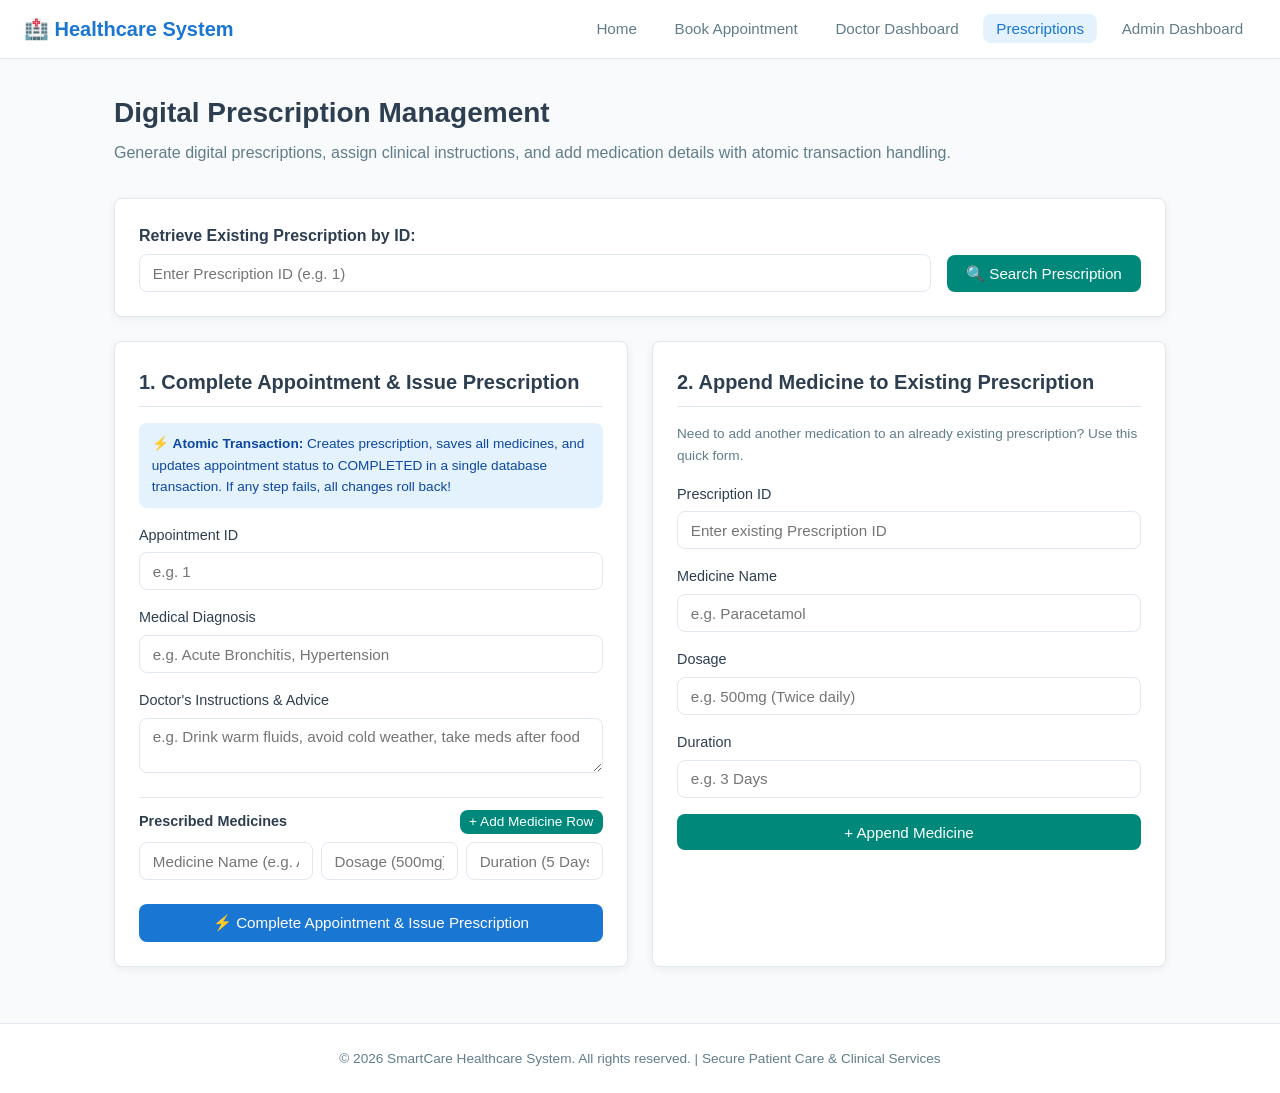
<file: target/classes/static/prescriptions.html>
<!DOCTYPE html>
<html lang="en">

<head>
    <meta charset="UTF-8">
    <meta name="viewport" content="width=device-width, initial-scale=1.0">
    <title>Digital Prescriptions - Healthcare System</title>
    <link rel="stylesheet" href="css/style.css">
</head>

<body>

    <!-- Navigation Bar -->
    <nav class="navbar">
        <a href="index.html" class="nav-brand">🏥 Healthcare System</a>
        <ul class="nav-links">
            <li><a href="index.html">Home</a></li>
            <li><a href="patient-booking.html">Book Appointment</a></li>
            <li><a href="doctor-dashboard.html">Doctor Dashboard</a></li>
            <li><a href="prescriptions.html" class="active">Prescriptions</a></li>
            <li><a href="admin-dashboard.html">Admin Dashboard</a></li>
        </ul>
    </nav>

    <div class="container">
        <div class="page-header">
            <h1>Digital Prescription Management</h1>
            <p>Generate digital prescriptions, assign clinical instructions, and add medication details with atomic
                transaction handling.</p>
        </div>

        <div id="rxAlert" class="alert"></div>

        <!-- Quick Search by Prescription ID -->
        <div class="card" style="display: flex; gap: 1rem; align-items: flex-end; flex-wrap: wrap;">
            <div style="flex: 1; min-width: 200px;">
                <label for="searchRxId" style="font-weight: 600; display: block; margin-bottom: 0.35rem;">Retrieve
                    Existing Prescription by ID:</label>
                <input type="number" id="searchRxId" class="form-control" placeholder="Enter Prescription ID (e.g. 1)">
            </div>
            <button id="searchRxBtn" class="btn btn-secondary">🔍 Search Prescription</button>
        </div>

        <div class="grid-2">

            <!-- Complete Appointment & Issue Prescription Form (Transactional) -->
            <div class="card">
                <h2>1. Complete Appointment &amp; Issue Prescription</h2>
                <div
                    style="background: var(--primary-light); padding: 0.6rem 0.8rem; border-radius: var(--radius); font-size: 0.85rem; color: var(--primary-dark); margin-bottom: 1rem;">
                    ⚡ <strong>Atomic Transaction:</strong> Creates prescription, saves all medicines, and updates
                    appointment status to <code>COMPLETED</code> in a single database transaction. If any step fails,
                    all changes roll back!
                </div>

                <form id="completeAptForm">
                    <div class="form-group">
                        <label for="appointmentId">Appointment ID</label>
                        <input type="number" id="appointmentId" class="form-control" placeholder="e.g. 1" required>
                    </div>

                    <div class="form-group">
                        <label for="diagnosis">Medical Diagnosis</label>
                        <input type="text" id="diagnosis" class="form-control"
                            placeholder="e.g. Acute Bronchitis, Hypertension" required>
                    </div>

                    <div class="form-group">
                        <label for="instructions">Doctor's Instructions &amp; Advice</label>
                        <textarea id="instructions" class="form-control" rows="2"
                            placeholder="e.g. Drink warm fluids, avoid cold weather, take meds after food"
                            required></textarea>
                    </div>

                    <!-- Medicines list inside form -->
                    <div style="border-top: 1px solid var(--border-color); padding-top: 0.75rem; margin-top: 0.75rem;">
                        <div
                            style="display: flex; justify-content: space-between; align-items: center; margin-bottom: 0.5rem;">
                            <label style="font-weight: 600; font-size: 0.9rem;">Prescribed Medicines</label>
                            <button type="button" id="addMedRowBtn" class="btn btn-secondary btn-sm">+ Add Medicine
                                Row</button>
                        </div>
                        <div id="medicinesContainer">
                            <!-- Default Row -->
                            <div class="med-row"
                                style="display: flex; gap: 0.5rem; margin-bottom: 0.5rem; align-items: center;">
                                <input type="text" class="form-control med-name"
                                    placeholder="Medicine Name (e.g. Amoxicillin)" required style="flex: 2;">
                                <input type="text" class="form-control med-dosage" placeholder="Dosage (500mg)" required
                                    style="flex: 1.5;">
                                <input type="text" class="form-control med-duration" placeholder="Duration (5 Days)"
                                    required style="flex: 1.5;">
                            </div>
                        </div>
                    </div>

                    <button type="submit" class="btn btn-primary" style="width: 100%; margin-top: 1rem;">
                        ⚡ Complete Appointment &amp; Issue Prescription
                    </button>
                </form>
            </div>

            <!-- Append Extra Medicine Form -->
            <div class="card">
                <h2>2. Append Medicine to Existing Prescription</h2>
                <p style="font-size: 0.85rem; color: var(--text-muted); margin-bottom: 1rem;">
                    Need to add another medication to an already existing prescription? Use this quick form.
                </p>
                <form id="addMedicineForm">
                    <div class="form-group">
                        <label for="targetRxId">Prescription ID</label>
                        <input type="number" id="targetRxId" class="form-control"
                            placeholder="Enter existing Prescription ID" required>
                    </div>

                    <div class="form-group">
                        <label for="extraMedName">Medicine Name</label>
                        <input type="text" id="extraMedName" class="form-control" placeholder="e.g. Paracetamol"
                            required>
                    </div>

                    <div class="form-group">
                        <label for="extraDosage">Dosage</label>
                        <input type="text" id="extraDosage" class="form-control" placeholder="e.g. 500mg (Twice daily)"
                            required>
                    </div>

                    <div class="form-group">
                        <label for="extraDuration">Duration</label>
                        <input type="text" id="extraDuration" class="form-control" placeholder="e.g. 3 Days" required>
                    </div>

                    <button type="submit" class="btn btn-secondary" style="width: 100%;">+ Append Medicine</button>
                </form>
            </div>

        </div>

        <!-- Prescription Details Display Card -->
        <div id="rxResultCard" class="card" style="display: none;">
            <div
                style="display: flex; justify-content: space-between; align-items: center; border-bottom: 2px solid var(--border-color); padding-bottom: 0.5rem; margin-bottom: 1rem;">
                <h2 style="border: none; margin: 0; color: var(--primary);">📋 Prescription Record #<span
                        id="displayRxId"></span></h2>
                <button class="btn btn-sm btn-secondary" onclick="window.print()">🖨️ Print / Save PDF</button>
            </div>

            <div class="grid-2" style="margin-bottom: 1.5rem;">
                <div>
                    <p style="color: var(--text-muted); font-size: 0.85rem; text-transform: uppercase;">Appointment ID
                    </p>
                    <p style="font-size: 1.1rem; font-weight: 600;">#<span id="displayAptId"></span> <span
                            class="badge badge-completed">COMPLETED</span></p>
                </div>
                <div>
                    <p style="color: var(--text-muted); font-size: 0.85rem; text-transform: uppercase;">Diagnosis</p>
                    <p id="displayDiagnosis" style="font-size: 1.1rem; font-weight: 600; color: var(--text-main);"></p>
                </div>
            </div>

            <div style="margin-bottom: 1.5rem;">
                <p style="color: var(--text-muted); font-size: 0.85rem; text-transform: uppercase;">Clinical
                    Instructions</p>
                <div id="displayInstructions"
                    style="background: var(--bg-main); padding: 0.8rem; border-radius: var(--radius); border-left: 4px solid var(--primary); margin-top: 0.3rem;">
                </div>
            </div>

            <h3 style="margin-top: 1.5rem;">Prescribed Medications</h3>
            <div class="table-responsive">
                <table>
                    <thead>
                        <tr>
                            <th>#</th>
                            <th>Medicine Name</th>
                            <th>Dosage</th>
                            <th>Duration</th>
                        </tr>
                    </thead>
                    <tbody id="displayMedicinesBody">
                        <tr>
                            <td colspan="4" style="text-align: center; color: var(--text-muted);">No medications added
                                yet.</td>
                        </tr>
                    </tbody>
                </table>
            </div>
        </div>

    </div>

    <footer>
        © 2026 SmartCare Healthcare System. All rights reserved. | Secure Patient Care & Clinical Services
    </footer>

    <script src="js/app.js"></script>
    <script>
        // Check if appointmentId parameter was passed from doctor dashboard
        const urlParams = new URLSearchParams(window.location.search);
        const passedAptId = urlParams.get('appointmentId');
        if (passedAptId) {
            document.getElementById('appointmentId').value = passedAptId;
        }

        // Add dynamic medicine row
        document.getElementById('addMedRowBtn').addEventListener('click', () => {
            const container = document.getElementById('medicinesContainer');
            const row = document.createElement('div');
            row.className = 'med-row';
            row.style.cssText = 'display: flex; gap: 0.5rem; margin-bottom: 0.5rem; align-items: center;';
            row.innerHTML = `
                <input type="text" class="form-control med-name" placeholder="Medicine Name" required style="flex: 2;">
                <input type="text" class="form-control med-dosage" placeholder="Dosage" required style="flex: 1.5;">
                <input type="text" class="form-control med-duration" placeholder="Duration" required style="flex: 1.5;">
                <button type="button" class="btn btn-danger btn-sm" onclick="this.parentElement.remove()" style="padding: 0.4rem 0.6rem;">✕</button>
            `;
            container.appendChild(row);
        });

        // Submit Atomic Transaction (Complete Appointment & Issue Prescription)
        document.getElementById('completeAptForm').addEventListener('submit', async (e) => {
            e.preventDefault();
            hideAlert('rxAlert');

            const aptId = document.getElementById('appointmentId').value;
            const diagnosis = document.getElementById('diagnosis').value;
            const instructions = document.getElementById('instructions').value;

            // Collect medicines
            const rows = document.querySelectorAll('#medicinesContainer .med-row');
            const medicines = [];
            rows.forEach(r => {
                const name = r.querySelector('.med-name').value.trim();
                const dosage = r.querySelector('.med-dosage').value.trim();
                const duration = r.querySelector('.med-duration').value.trim();
                if (name) {
                    medicines.push({ medicineName: name, dosage: dosage, duration: duration });
                }
            });

            const payload = {
                appointmentId: parseInt(aptId),
                diagnosis: diagnosis,
                instructions: instructions,
                medicines: medicines
            };

            try {
                const savedRx = await apiRequest('/api/prescriptions/complete', {
                    method: 'POST',
                    body: JSON.stringify(payload)
                });

                showAlert('rxAlert', `Success! Appointment #${aptId} marked as COMPLETED and Prescription #${savedRx.id} issued atomically.`, 'success');
                document.getElementById('targetRxId').value = savedRx.id;
                fetchAndDisplayPrescription(savedRx.id);
            } catch (err) {
                showAlert('rxAlert', 'Transaction Failed & Rolled Back: ' + err.message, 'danger');
            }
        });

        // Append Extra Medicine
        document.getElementById('addMedicineForm').addEventListener('submit', async (e) => {
            e.preventDefault();
            hideAlert('rxAlert');

            const rxId = document.getElementById('targetRxId').value;
            const medName = document.getElementById('extraMedName').value;
            const dosage = document.getElementById('extraDosage').value;
            const duration = document.getElementById('extraDuration').value;

            const payload = {
                medicineName: medName,
                dosage: dosage,
                duration: duration
            };

            try {
                await apiRequest(`/api/prescriptions/${rxId}/medicines`, {
                    method: 'POST',
                    body: JSON.stringify(payload)
                });

                showAlert('rxAlert', `Medicine "${medName}" appended to Prescription #${rxId}!`, 'success');
                document.getElementById('extraMedName').value = '';
                document.getElementById('extraDosage').value = '';
                document.getElementById('extraDuration').value = '';

                fetchAndDisplayPrescription(rxId);
            } catch (err) {
                showAlert('rxAlert', 'Failed to append medicine: ' + err.message, 'danger');
            }
        });

        // Search Prescription by ID
        document.getElementById('searchRxBtn').addEventListener('click', () => {
            const rxId = document.getElementById('searchRxId').value;
            if (!rxId) {
                showAlert('rxAlert', 'Please enter a Prescription ID to search.', 'danger');
                return;
            }
            fetchAndDisplayPrescription(rxId);
        });

        // Fetch & Render Prescription Card
        async function fetchAndDisplayPrescription(id) {
            hideAlert('rxAlert');
            const resultCard = document.getElementById('rxResultCard');
            const medsBody = document.getElementById('displayMedicinesBody');

            try {
                const rx = await apiRequest(`/api/prescriptions/${id}`);

                resultCard.style.display = 'block';
                document.getElementById('displayRxId').textContent = rx.id;
                document.getElementById('displayAptId').textContent = rx.appointment ? rx.appointment.id : 'N/A';
                document.getElementById('displayDiagnosis').textContent = rx.diagnosis;
                document.getElementById('displayInstructions').textContent = rx.instructions;
                document.getElementById('targetRxId').value = rx.id;

                // Render medicines
                medsBody.innerHTML = '';
                if (rx.medicines && rx.medicines.length > 0) {
                    rx.medicines.forEach((med, index) => {
                        const tr = document.createElement('tr');
                        tr.innerHTML = `
                            <td>${index + 1}</td>
                            <td><strong>${med.medicineName}</strong></td>
                            <td>${med.dosage}</td>
                            <td>${med.duration}</td>
                        `;
                        medsBody.appendChild(tr);
                    });
                } else {
                    medsBody.innerHTML = '<tr><td colspan="4" style="text-align: center; color: var(--text-muted);">No medications added to this prescription yet.</td></tr>';
                }

                resultCard.scrollIntoView({ behavior: 'smooth' });
            } catch (err) {
                resultCard.style.display = 'none';
                showAlert('rxAlert', `Prescription #${id} not found or could not be loaded: ${err.message}`, 'danger');
            }
        }
    </script>
</body>

</html>
</file>
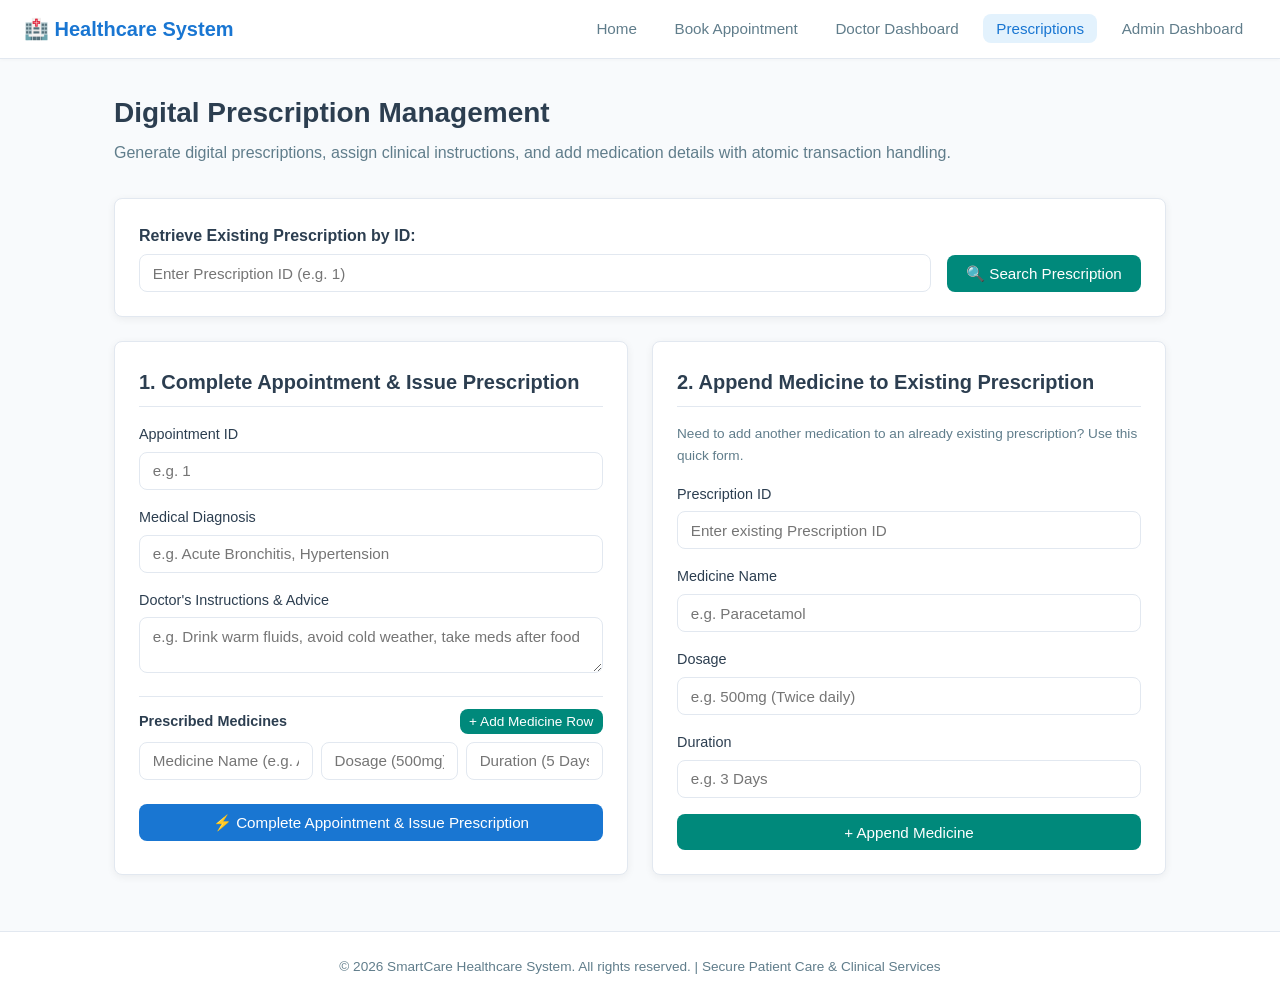
<file: src/main/resources/static/prescriptions.html>
<!DOCTYPE html>
<html lang="en">

<head>
    <meta charset="UTF-8">
    <meta name="viewport" content="width=device-width, initial-scale=1.0">
    <title>Digital Prescriptions - Healthcare System</title>
    <link rel="stylesheet" href="css/style.css">
</head>

<body>

    <!-- Navigation Bar -->
    <nav class="navbar">
        <a href="index.html" class="nav-brand">🏥 Healthcare System</a>
        <ul class="nav-links">
            <li><a href="index.html">Home</a></li>
            <li><a href="patient-booking.html">Book Appointment</a></li>
            <li><a href="doctor-dashboard.html">Doctor Dashboard</a></li>
            <li><a href="prescriptions.html" class="active">Prescriptions</a></li>
            <li><a href="admin-dashboard.html">Admin Dashboard</a></li>
        </ul>
    </nav>

    <div class="container">
        <div class="page-header">
            <h1>Digital Prescription Management</h1>
            <p>Generate digital prescriptions, assign clinical instructions, and add medication details with atomic
                transaction handling.</p>
        </div>

        <div id="rxAlert" class="alert"></div>

        <!-- Quick Search by Prescription ID -->
        <div class="card" style="display: flex; gap: 1rem; align-items: flex-end; flex-wrap: wrap;">
            <div style="flex: 1; min-width: 200px;">
                <label for="searchRxId" style="font-weight: 600; display: block; margin-bottom: 0.35rem;">Retrieve
                    Existing Prescription by ID:</label>
                <input type="number" id="searchRxId" class="form-control" placeholder="Enter Prescription ID (e.g. 1)">
            </div>
            <button id="searchRxBtn" class="btn btn-secondary">🔍 Search Prescription</button>
        </div>

        <div class="grid-2">

            <!-- Complete Appointment & Issue Prescription Form (Transactional) -->
            <div class="card">
                <h2>1. Complete Appointment &amp; Issue Prescription</h2>
                <!--div
                    style="background: var(--primary-light); padding: 0.6rem 0.8rem; border-radius: var(--radius); font-size: 0.85rem; color: var(--primary-dark); margin-bottom: 1rem;">
                    ⚡ <strong>Atomic Transaction:</strong> Creates prescription, saves all medicines, and updates
                    appointment status to <code>COMPLETED</code> in a single database transaction. If any step fails,
                    all changes roll back!
            </div-->

                <form id="completeAptForm">
                    <div class="form-group">
                        <label for="appointmentId">Appointment ID</label>
                        <input type="number" id="appointmentId" class="form-control" placeholder="e.g. 1" required>
                    </div>

                    <div class="form-group">
                        <label for="diagnosis">Medical Diagnosis</label>
                        <input type="text" id="diagnosis" class="form-control"
                            placeholder="e.g. Acute Bronchitis, Hypertension" required>
                    </div>

                    <div class="form-group">
                        <label for="instructions">Doctor's Instructions &amp; Advice</label>
                        <textarea id="instructions" class="form-control" rows="2"
                            placeholder="e.g. Drink warm fluids, avoid cold weather, take meds after food"
                            required></textarea>
                    </div>

                    <!-- Medicines list inside form -->
                    <div style="border-top: 1px solid var(--border-color); padding-top: 0.75rem; margin-top: 0.75rem;">
                        <div
                            style="display: flex; justify-content: space-between; align-items: center; margin-bottom: 0.5rem;">
                            <label style="font-weight: 600; font-size: 0.9rem;">Prescribed Medicines</label>
                            <button type="button" id="addMedRowBtn" class="btn btn-secondary btn-sm">+ Add Medicine
                                Row</button>
                        </div>
                        <div id="medicinesContainer">
                            <!-- Default Row -->
                            <div class="med-row"
                                style="display: flex; gap: 0.5rem; margin-bottom: 0.5rem; align-items: center;">
                                <input type="text" class="form-control med-name"
                                    placeholder="Medicine Name (e.g. Amoxicillin)" required style="flex: 2;">
                                <input type="text" class="form-control med-dosage" placeholder="Dosage (500mg)" required
                                    style="flex: 1.5;">
                                <input type="text" class="form-control med-duration" placeholder="Duration (5 Days)"
                                    required style="flex: 1.5;">
                            </div>
                        </div>
                    </div>

                    <button type="submit" class="btn btn-primary" style="width: 100%; margin-top: 1rem;">
                        ⚡ Complete Appointment &amp; Issue Prescription
                    </button>
                </form>
            </div>

            <!-- Append Extra Medicine Form -->
            <div class="card">
                <h2>2. Append Medicine to Existing Prescription</h2>
                <p style="font-size: 0.85rem; color: var(--text-muted); margin-bottom: 1rem;">
                    Need to add another medication to an already existing prescription? Use this quick form.
                </p>
                <form id="addMedicineForm">
                    <div class="form-group">
                        <label for="targetRxId">Prescription ID</label>
                        <input type="number" id="targetRxId" class="form-control"
                            placeholder="Enter existing Prescription ID" required>
                    </div>

                    <div class="form-group">
                        <label for="extraMedName">Medicine Name</label>
                        <input type="text" id="extraMedName" class="form-control" placeholder="e.g. Paracetamol"
                            required>
                    </div>

                    <div class="form-group">
                        <label for="extraDosage">Dosage</label>
                        <input type="text" id="extraDosage" class="form-control" placeholder="e.g. 500mg (Twice daily)"
                            required>
                    </div>

                    <div class="form-group">
                        <label for="extraDuration">Duration</label>
                        <input type="text" id="extraDuration" class="form-control" placeholder="e.g. 3 Days" required>
                    </div>

                    <button type="submit" class="btn btn-secondary" style="width: 100%;">+ Append Medicine</button>
                </form>
            </div>

        </div>

        <!-- Prescription Details Display Card -->
        <div id="rxResultCard" class="card" style="display: none;">
            <div
                style="display: flex; justify-content: space-between; align-items: center; border-bottom: 2px solid var(--border-color); padding-bottom: 0.5rem; margin-bottom: 1rem;">
                <h2 style="border: none; margin: 0; color: var(--primary);">📋 Prescription Record #<span
                        id="displayRxId"></span></h2>
                <button class="btn btn-sm btn-secondary" onclick="window.print()">🖨️ Print / Save PDF</button>
            </div>

            <div class="grid-2" style="margin-bottom: 1.5rem;">
                <div>
                    <p style="color: var(--text-muted); font-size: 0.85rem; text-transform: uppercase;">Appointment ID
                    </p>
                    <p style="font-size: 1.1rem; font-weight: 600;">#<span id="displayAptId"></span> <span
                            class="badge badge-completed">COMPLETED</span></p>
                </div>
                <div>
                    <p style="color: var(--text-muted); font-size: 0.85rem; text-transform: uppercase;">Diagnosis</p>
                    <p id="displayDiagnosis" style="font-size: 1.1rem; font-weight: 600; color: var(--text-main);"></p>
                </div>
            </div>

            <div style="margin-bottom: 1.5rem;">
                <p style="color: var(--text-muted); font-size: 0.85rem; text-transform: uppercase;">Clinical
                    Instructions</p>
                <div id="displayInstructions"
                    style="background: var(--bg-main); padding: 0.8rem; border-radius: var(--radius); border-left: 4px solid var(--primary); margin-top: 0.3rem;">
                </div>
            </div>

            <h3 style="margin-top: 1.5rem;">Prescribed Medications</h3>
            <div class="table-responsive">
                <table>
                    <thead>
                        <tr>
                            <th>#</th>
                            <th>Medicine Name</th>
                            <th>Dosage</th>
                            <th>Duration</th>
                        </tr>
                    </thead>
                    <tbody id="displayMedicinesBody">
                        <tr>
                            <td colspan="4" style="text-align: center; color: var(--text-muted);">No medications added
                                yet.</td>
                        </tr>
                    </tbody>
                </table>
            </div>
        </div>

    </div>

    <footer>
        © 2026 SmartCare Healthcare System. All rights reserved. | Secure Patient Care & Clinical Services
    </footer>

    <script src="js/app.js"></script>
    <script>
        // Check if appointmentId parameter was passed from doctor dashboard
        const urlParams = new URLSearchParams(window.location.search);
        const passedAptId = urlParams.get('appointmentId');
        if (passedAptId) {
            document.getElementById('appointmentId').value = passedAptId;
        }

        // Add dynamic medicine row
        document.getElementById('addMedRowBtn').addEventListener('click', () => {
            const container = document.getElementById('medicinesContainer');
            const row = document.createElement('div');
            row.className = 'med-row';
            row.style.cssText = 'display: flex; gap: 0.5rem; margin-bottom: 0.5rem; align-items: center;';
            row.innerHTML = `
                <input type="text" class="form-control med-name" placeholder="Medicine Name" required style="flex: 2;">
                <input type="text" class="form-control med-dosage" placeholder="Dosage" required style="flex: 1.5;">
                <input type="text" class="form-control med-duration" placeholder="Duration" required style="flex: 1.5;">
                <button type="button" class="btn btn-danger btn-sm" onclick="this.parentElement.remove()" style="padding: 0.4rem 0.6rem;">✕</button>
            `;
            container.appendChild(row);
        });

        // Submit Atomic Transaction (Complete Appointment & Issue Prescription)
        document.getElementById('completeAptForm').addEventListener('submit', async (e) => {
            e.preventDefault();
            hideAlert('rxAlert');

            const aptId = document.getElementById('appointmentId').value;
            const diagnosis = document.getElementById('diagnosis').value;
            const instructions = document.getElementById('instructions').value;

            // Collect medicines
            const rows = document.querySelectorAll('#medicinesContainer .med-row');
            const medicines = [];
            rows.forEach(r => {
                const name = r.querySelector('.med-name').value.trim();
                const dosage = r.querySelector('.med-dosage').value.trim();
                const duration = r.querySelector('.med-duration').value.trim();
                if (name) {
                    medicines.push({ medicineName: name, dosage: dosage, duration: duration });
                }
            });

            const payload = {
                appointmentId: parseInt(aptId),
                diagnosis: diagnosis,
                instructions: instructions,
                medicines: medicines
            };

            try {
                const savedRx = await apiRequest('/api/prescriptions/complete', {
                    method: 'POST',
                    body: JSON.stringify(payload)
                });

                showAlert('rxAlert', `Success! Appointment #${aptId} marked as COMPLETED and Prescription #${savedRx.id} issued atomically.`, 'success');
                document.getElementById('targetRxId').value = savedRx.id;
                fetchAndDisplayPrescription(savedRx.id);
            } catch (err) {
                showAlert('rxAlert', 'Transaction Failed & Rolled Back: ' + err.message, 'danger');
            }
        });

        // Append Extra Medicine
        document.getElementById('addMedicineForm').addEventListener('submit', async (e) => {
            e.preventDefault();
            hideAlert('rxAlert');

            const rxId = document.getElementById('targetRxId').value;
            const medName = document.getElementById('extraMedName').value;
            const dosage = document.getElementById('extraDosage').value;
            const duration = document.getElementById('extraDuration').value;

            const payload = {
                medicineName: medName,
                dosage: dosage,
                duration: duration
            };

            try {
                await apiRequest(`/api/prescriptions/${rxId}/medicines`, {
                    method: 'POST',
                    body: JSON.stringify(payload)
                });

                showAlert('rxAlert', `Medicine "${medName}" appended to Prescription #${rxId}!`, 'success');
                document.getElementById('extraMedName').value = '';
                document.getElementById('extraDosage').value = '';
                document.getElementById('extraDuration').value = '';

                fetchAndDisplayPrescription(rxId);
            } catch (err) {
                showAlert('rxAlert', 'Failed to append medicine: ' + err.message, 'danger');
            }
        });

        // Search Prescription by ID
        document.getElementById('searchRxBtn').addEventListener('click', () => {
            const rxId = document.getElementById('searchRxId').value;
            if (!rxId) {
                showAlert('rxAlert', 'Please enter a Prescription ID to search.', 'danger');
                return;
            }
            fetchAndDisplayPrescription(rxId);
        });

        // Fetch & Render Prescription Card
        async function fetchAndDisplayPrescription(id) {
            hideAlert('rxAlert');
            const resultCard = document.getElementById('rxResultCard');
            const medsBody = document.getElementById('displayMedicinesBody');

            try {
                const rx = await apiRequest(`/api/prescriptions/${id}`);

                resultCard.style.display = 'block';
                document.getElementById('displayRxId').textContent = rx.id;
                document.getElementById('displayAptId').textContent = rx.appointment ? rx.appointment.id : 'N/A';
                document.getElementById('displayDiagnosis').textContent = rx.diagnosis;
                document.getElementById('displayInstructions').textContent = rx.instructions;
                document.getElementById('targetRxId').value = rx.id;

                // Render medicines
                medsBody.innerHTML = '';
                if (rx.medicines && rx.medicines.length > 0) {
                    rx.medicines.forEach((med, index) => {
                        const tr = document.createElement('tr');
                        tr.innerHTML = `
                            <td>${index + 1}</td>
                            <td><strong>${med.medicineName}</strong></td>
                            <td>${med.dosage}</td>
                            <td>${med.duration}</td>
                        `;
                        medsBody.appendChild(tr);
                    });
                } else {
                    medsBody.innerHTML = '<tr><td colspan="4" style="text-align: center; color: var(--text-muted);">No medications added to this prescription yet.</td></tr>';
                }

                resultCard.scrollIntoView({ behavior: 'smooth' });
            } catch (err) {
                resultCard.style.display = 'none';
                showAlert('rxAlert', `Prescription #${id} not found or could not be loaded: ${err.message}`, 'danger');
            }
        }
    </script>
</body>

</html>
</file>
<file: target/classes/static/css/style.css>
/* Healthcare Appointment & Prescription System - Clean Vanilla CSS */

:root {
    --primary: #1976d2;
    --primary-dark: #0d47a1;
    --primary-light: #e3f2fd;
    --secondary: #00897b;
    --text-main: #2c3e50;
    --text-muted: #607d8b;
    --bg-main: #f8fafc;
    --bg-card: #ffffff;
    --border-color: #e2e8f0;
    --success: #2e7d32;
    --success-bg: #e8f5e9;
    --warning: #ed6c02;
    --warning-bg: #fff3e0;
    --danger: #d32f2f;
    --danger-bg: #ffebee;
    --info: #0288d1;
    --radius: 8px;
    --shadow: 0 2px 8px rgba(0, 0, 0, 0.06);
}

* {
    box-sizing: border-box;
    margin: 0;
    padding: 0;
    font-family: -apple-system, BlinkMacSystemFont, "Segoe UI", Roboto, Oxygen, Ubuntu, Cantarell, "Helvetica Neue", sans-serif;
}

body {
    background-color: var(--bg-main);
    color: var(--text-main);
    line-height: 1.6;
    min-height: 100vh;
    display: flex;
    flex-direction: column;
}

/* Navbar */
.navbar {
    background-color: #ffffff;
    border-bottom: 1px solid var(--border-color);
    padding: 0.8rem 1.5rem;
    display: flex;
    justify-content: space-between;
    align-items: center;
    position: sticky;
    top: 0;
    z-index: 100;
    box-shadow: 0 1px 4px rgba(0, 0, 0, 0.03);
}

.nav-brand {
    font-size: 1.25rem;
    font-weight: 700;
    color: var(--primary);
    text-decoration: none;
    display: flex;
    align-items: center;
    gap: 0.5rem;
}

.nav-links {
    display: flex;
    gap: 0.75rem;
    list-style: none;
}

.nav-links a {
    text-decoration: none;
    color: var(--text-muted);
    font-weight: 500;
    padding: 0.4rem 0.8rem;
    border-radius: var(--radius);
    transition: all 0.2s ease;
    font-size: 0.95rem;
}

.nav-links a:hover,
.nav-links a.active {
    color: var(--primary);
    background-color: var(--primary-light);
}

/* Main Container */
.container {
    max-width: 1100px;
    margin: 2rem auto;
    padding: 0 1.5rem;
    flex: 1;
    width: 100%;
}

/* Header Sections */
.page-header {
    margin-bottom: 2rem;
}

.page-header h1 {
    font-size: 1.75rem;
    color: var(--text-main);
    margin-bottom: 0.3rem;
}

.page-header p {
    color: var(--text-muted);
    font-size: 1rem;
}

/* Cards & Layout */
.card {
    background: var(--bg-card);
    border: 1px solid var(--border-color);
    border-radius: var(--radius);
    padding: 1.5rem;
    margin-bottom: 1.5rem;
    box-shadow: var(--shadow);
}

.card h2,
.card h3 {
    margin-bottom: 1rem;
    font-size: 1.25rem;
    color: var(--text-main);
    border-bottom: 1px solid var(--border-color);
    padding-bottom: 0.5rem;
}

.grid-2 {
    display: grid;
    grid-template-columns: 1fr 1fr;
    gap: 1.5rem;
}

.grid-3 {
    display: grid;
    grid-template-columns: repeat(3, 1fr);
    gap: 1.25rem;
}

@media (max-width: 768px) {

    .grid-2,
    .grid-3 {
        grid-template-columns: 1fr;
    }

    .navbar {
        flex-direction: column;
        gap: 0.8rem;
    }

    .nav-links {
        flex-wrap: wrap;
        justify-content: center;
    }
}

/* Forms & Inputs */
.form-group {
    margin-bottom: 1rem;
}

.form-group label {
    display: block;
    margin-bottom: 0.35rem;
    font-weight: 500;
    font-size: 0.9rem;
    color: var(--text-main);
}

.form-control {
    width: 100%;
    padding: 0.6rem 0.8rem;
    border: 1px solid var(--border-color);
    border-radius: var(--radius);
    font-size: 0.95rem;
    background-color: #fff;
    transition: border-color 0.2s;
}

.form-control:focus {
    outline: none;
    border-color: var(--primary);
    box-shadow: 0 0 0 3px rgba(25, 118, 210, 0.15);
}

/* Buttons */
.btn {
    display: inline-block;
    padding: 0.6rem 1.2rem;
    font-size: 0.95rem;
    font-weight: 500;
    text-align: center;
    text-decoration: none;
    border-radius: var(--radius);
    border: none;
    cursor: pointer;
    transition: all 0.2s;
}

.btn-primary {
    background-color: var(--primary);
    color: #fff;
}

.btn-primary:hover {
    background-color: var(--primary-dark);
}

.btn-secondary {
    background-color: var(--secondary);
    color: #fff;
}

.btn-secondary:hover {
    background-color: #00695c;
}

.btn-danger {
    background-color: var(--danger);
    color: #fff;
}

.btn-danger:hover {
    background-color: #b71c1c;
}

.btn-sm {
    padding: 0.3rem 0.6rem;
    font-size: 0.85rem;
}

/* Tables */
.table-responsive {
    overflow-x: auto;
}

table {
    width: 100%;
    border-collapse: collapse;
    margin-top: 0.5rem;
    font-size: 0.95rem;
}

th,
td {
    padding: 0.75rem 1rem;
    text-align: left;
    border-bottom: 1px solid var(--border-color);
}

th {
    background-color: #f1f5f9;
    color: var(--text-muted);
    font-weight: 600;
    text-transform: uppercase;
    font-size: 0.8rem;
    letter-spacing: 0.5px;
}

tr:hover {
    background-color: #fcfcfd;
}

/* Status Badges */
.badge {
    display: inline-block;
    padding: 0.25rem 0.6rem;
    border-radius: 50px;
    font-size: 0.75rem;
    font-weight: 600;
    text-transform: uppercase;
}

.badge-pending {
    background-color: var(--warning-bg);
    color: var(--warning);
}

.badge-confirmed {
    background-color: var(--primary-light);
    color: var(--primary);
}

.badge-completed {
    background-color: var(--success-bg);
    color: var(--success);
}

.badge-cancelled {
    background-color: var(--danger-bg);
    color: var(--danger);
}

/* Alerts & Notifications */
.alert {
    padding: 0.8rem 1rem;
    border-radius: var(--radius);
    margin-bottom: 1rem;
    font-size: 0.95rem;
    display: none;
}

.alert-success {
    background-color: var(--success-bg);
    color: var(--success);
    border: 1px solid #c8e6c9;
}

.alert-danger {
    background-color: var(--danger-bg);
    color: var(--danger);
    border: 1px solid #ffcdd2;
}

.alert-info {
    background-color: var(--primary-light);
    color: var(--primary-dark);
    border: 1px solid #bbdefb;
}

/* Quick Role Cards on Home */
.role-card {
    background: #fff;
    border: 1px solid var(--border-color);
    border-radius: var(--radius);
    padding: 1.5rem;
    text-align: center;
    box-shadow: var(--shadow);
    transition: transform 0.2s, box-shadow 0.2s;
    text-decoration: none;
    color: inherit;
    display: flex;
    flex-direction: column;
    justify-content: space-between;
}

.role-card:hover {
    transform: translateY(-4px);
    box-shadow: 0 6px 16px rgba(0, 0, 0, 0.08);
}

.role-icon {
    font-size: 2.5rem;
    margin-bottom: 0.75rem;
}

.role-card h3 {
    margin-bottom: 0.5rem;
    border-bottom: none;
    padding-bottom: 0;
}

.role-card p {
    color: var(--text-muted);
    font-size: 0.9rem;
    margin-bottom: 1rem;
}

/* Stat Box */
.stat-box {
    background: #fff;
    border: 1px solid var(--border-color);
    border-radius: var(--radius);
    padding: 1.2rem;
    text-align: center;
}

.stat-num {
    font-size: 2rem;
    font-weight: 700;
    color: var(--primary);
}

.stat-label {
    font-size: 0.85rem;
    color: var(--text-muted);
    text-transform: uppercase;
}

/* Prescription Preview Card */
.rx-card {
    background: #ffffff;
    border: 2px dashed #90caf9;
    border-radius: var(--radius);
    padding: 1.5rem;
    margin-top: 1rem;
}

.rx-header {
    display: flex;
    justify-content: space-between;
    border-bottom: 2px solid #e0e0e0;
    padding-bottom: 0.75rem;
    margin-bottom: 1rem;
}

footer {
    text-align: center;
    padding: 1.5rem;
    color: var(--text-muted);
    font-size: 0.85rem;
    border-top: 1px solid var(--border-color);
    background-color: #fff;
    margin-top: auto;
}
</file>
<file: src/main/resources/static/css/style.css>
/* Healthcare Appointment & Prescription System - Clean Vanilla CSS */

:root {
    --primary: #1976d2;
    --primary-dark: #0d47a1;
    --primary-light: #e3f2fd;
    --secondary: #00897b;
    --text-main: #2c3e50;
    --text-muted: #607d8b;
    --bg-main: #f8fafc;
    --bg-card: #ffffff;
    --border-color: #e2e8f0;
    --success: #2e7d32;
    --success-bg: #e8f5e9;
    --warning: #ed6c02;
    --warning-bg: #fff3e0;
    --danger: #d32f2f;
    --danger-bg: #ffebee;
    --info: #0288d1;
    --radius: 8px;
    --shadow: 0 2px 8px rgba(0, 0, 0, 0.06);
}

* {
    box-sizing: border-box;
    margin: 0;
    padding: 0;
    font-family: -apple-system, BlinkMacSystemFont, "Segoe UI", Roboto, Oxygen, Ubuntu, Cantarell, "Helvetica Neue", sans-serif;
}

body {
    background-color: var(--bg-main);
    color: var(--text-main);
    line-height: 1.6;
    min-height: 100vh;
    display: flex;
    flex-direction: column;
}

/* Navbar */
.navbar {
    background-color: #ffffff;
    border-bottom: 1px solid var(--border-color);
    padding: 0.8rem 1.5rem;
    display: flex;
    justify-content: space-between;
    align-items: center;
    position: sticky;
    top: 0;
    z-index: 100;
    box-shadow: 0 1px 4px rgba(0, 0, 0, 0.03);
}

.nav-brand {
    font-size: 1.25rem;
    font-weight: 700;
    color: var(--primary);
    text-decoration: none;
    display: flex;
    align-items: center;
    gap: 0.5rem;
}

.nav-links {
    display: flex;
    gap: 0.75rem;
    list-style: none;
}

.nav-links a {
    text-decoration: none;
    color: var(--text-muted);
    font-weight: 500;
    padding: 0.4rem 0.8rem;
    border-radius: var(--radius);
    transition: all 0.2s ease;
    font-size: 0.95rem;
}

.nav-links a:hover,
.nav-links a.active {
    color: var(--primary);
    background-color: var(--primary-light);
}

/* Main Container */
.container {
    max-width: 1100px;
    margin: 2rem auto;
    padding: 0 1.5rem;
    flex: 1;
    width: 100%;
}

/* Header Sections */
.page-header {
    margin-bottom: 2rem;
}

.page-header h1 {
    font-size: 1.75rem;
    color: var(--text-main);
    margin-bottom: 0.3rem;
}

.page-header p {
    color: var(--text-muted);
    font-size: 1rem;
}

/* Cards & Layout */
.card {
    background: var(--bg-card);
    border: 1px solid var(--border-color);
    border-radius: var(--radius);
    padding: 1.5rem;
    margin-bottom: 1.5rem;
    box-shadow: var(--shadow);
}

.card h2,
.card h3 {
    margin-bottom: 1rem;
    font-size: 1.25rem;
    color: var(--text-main);
    border-bottom: 1px solid var(--border-color);
    padding-bottom: 0.5rem;
}

.grid-2 {
    display: grid;
    grid-template-columns: 1fr 1fr;
    gap: 1.5rem;
}

.grid-3 {
    display: grid;
    grid-template-columns: repeat(3, 1fr);
    gap: 1.25rem;
}

@media (max-width: 768px) {

    .grid-2,
    .grid-3 {
        grid-template-columns: 1fr;
    }

    .navbar {
        flex-direction: column;
        gap: 0.8rem;
    }

    .nav-links {
        flex-wrap: wrap;
        justify-content: center;
    }
}

/* Forms & Inputs */
.form-group {
    margin-bottom: 1rem;
}

.form-group label {
    display: block;
    margin-bottom: 0.35rem;
    font-weight: 500;
    font-size: 0.9rem;
    color: var(--text-main);
}

.form-control {
    width: 100%;
    padding: 0.6rem 0.8rem;
    border: 1px solid var(--border-color);
    border-radius: var(--radius);
    font-size: 0.95rem;
    background-color: #fff;
    transition: border-color 0.2s;
}

.form-control:focus {
    outline: none;
    border-color: var(--primary);
    box-shadow: 0 0 0 3px rgba(25, 118, 210, 0.15);
}

/* Buttons */
.btn {
    display: inline-block;
    padding: 0.6rem 1.2rem;
    font-size: 0.95rem;
    font-weight: 500;
    text-align: center;
    text-decoration: none;
    border-radius: var(--radius);
    border: none;
    cursor: pointer;
    transition: all 0.2s;
}

.btn-primary {
    background-color: var(--primary);
    color: #fff;
}

.btn-primary:hover {
    background-color: var(--primary-dark);
}

.btn-secondary {
    background-color: var(--secondary);
    color: #fff;
}

.btn-secondary:hover {
    background-color: #00695c;
}

.btn-danger {
    background-color: var(--danger);
    color: #fff;
}

.btn-danger:hover {
    background-color: #b71c1c;
}

.btn-sm {
    padding: 0.3rem 0.6rem;
    font-size: 0.85rem;
}

/* Tables */
.table-responsive {
    overflow-x: auto;
}

table {
    width: 100%;
    border-collapse: collapse;
    margin-top: 0.5rem;
    font-size: 0.95rem;
}

th,
td {
    padding: 0.75rem 1rem;
    text-align: left;
    border-bottom: 1px solid var(--border-color);
}

th {
    background-color: #f1f5f9;
    color: var(--text-muted);
    font-weight: 600;
    text-transform: uppercase;
    font-size: 0.8rem;
    letter-spacing: 0.5px;
}

tr:hover {
    background-color: #fcfcfd;
}

/* Status Badges */
.badge {
    display: inline-block;
    padding: 0.25rem 0.6rem;
    border-radius: 50px;
    font-size: 0.75rem;
    font-weight: 600;
    text-transform: uppercase;
}

.badge-pending {
    background-color: var(--warning-bg);
    color: var(--warning);
}

.badge-confirmed {
    background-color: var(--primary-light);
    color: var(--primary);
}

.badge-completed {
    background-color: var(--success-bg);
    color: var(--success);
}

.badge-cancelled {
    background-color: var(--danger-bg);
    color: var(--danger);
}

/* Alerts & Notifications */
.alert {
    padding: 0.8rem 1rem;
    border-radius: var(--radius);
    margin-bottom: 1rem;
    font-size: 0.95rem;
    display: none;
}

.alert-success {
    background-color: var(--success-bg);
    color: var(--success);
    border: 1px solid #c8e6c9;
}

.alert-danger {
    background-color: var(--danger-bg);
    color: var(--danger);
    border: 1px solid #ffcdd2;
}

.alert-info {
    background-color: var(--primary-light);
    color: var(--primary-dark);
    border: 1px solid #bbdefb;
}

/* Quick Role Cards on Home */
.role-card {
    background: #fff;
    border: 1px solid var(--border-color);
    border-radius: var(--radius);
    padding: 1.5rem;
    text-align: center;
    box-shadow: var(--shadow);
    transition: transform 0.2s, box-shadow 0.2s;
    text-decoration: none;
    color: inherit;
    display: flex;
    flex-direction: column;
    justify-content: space-between;
}

.role-card:hover {
    transform: translateY(-4px);
    box-shadow: 0 6px 16px rgba(0, 0, 0, 0.08);
}

.role-icon {
    font-size: 2.5rem;
    margin-bottom: 0.75rem;
}

.role-card h3 {
    margin-bottom: 0.5rem;
    border-bottom: none;
    padding-bottom: 0;
}

.role-card p {
    color: var(--text-muted);
    font-size: 0.9rem;
    margin-bottom: 1rem;
}

/* Stat Box */
.stat-box {
    background: #fff;
    border: 1px solid var(--border-color);
    border-radius: var(--radius);
    padding: 1.2rem;
    text-align: center;
}

.stat-num {
    font-size: 2rem;
    font-weight: 700;
    color: var(--primary);
}

.stat-label {
    font-size: 0.85rem;
    color: var(--text-muted);
    text-transform: uppercase;
}

/* Prescription Preview Card */
.rx-card {
    background: #ffffff;
    border: 2px dashed #90caf9;
    border-radius: var(--radius);
    padding: 1.5rem;
    margin-top: 1rem;
}

.rx-header {
    display: flex;
    justify-content: space-between;
    border-bottom: 2px solid #e0e0e0;
    padding-bottom: 0.75rem;
    margin-bottom: 1rem;
}

footer {
    text-align: center;
    padding: 1.5rem;
    color: var(--text-muted);
    font-size: 0.85rem;
    border-top: 1px solid var(--border-color);
    background-color: #fff;
    margin-top: auto;
}
</file>
